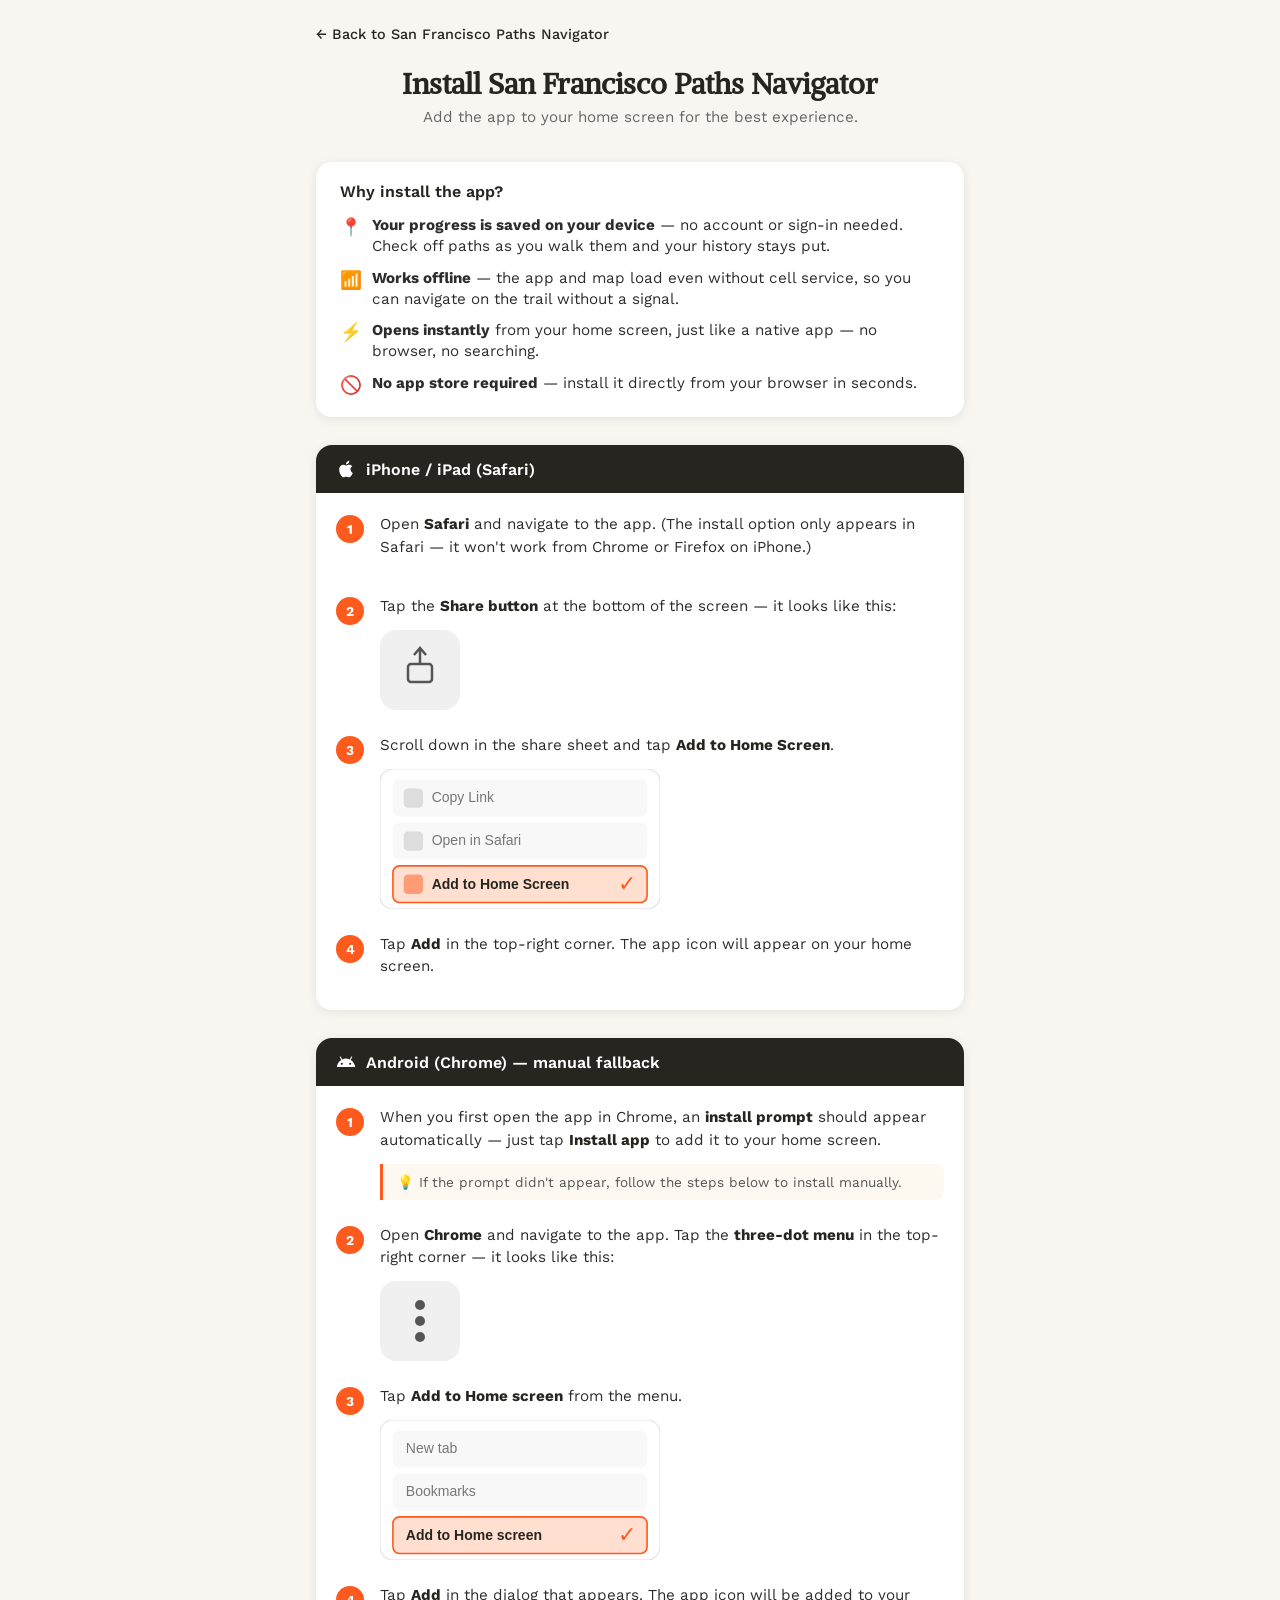
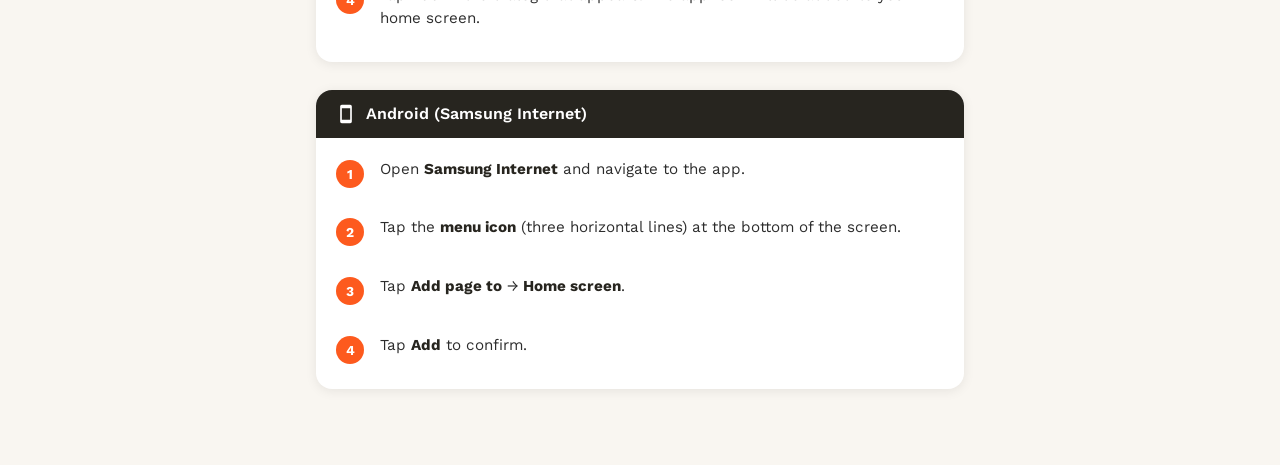
<file: install.html>
<!DOCTYPE html>
<html lang="en">
<head>
  <meta charset="UTF-8" />
  <meta name="viewport" content="width=device-width, initial-scale=1.0" />
  <title>Install San Francisco Paths Navigator</title>
  <link rel="preconnect" href="https://fonts.googleapis.com" />
  <link href="https://fonts.googleapis.com/css2?family=Work+Sans:wght@400;500;600;700&family=Alike&display=swap" rel="stylesheet" />
  <style>
    *, *::before, *::after { box-sizing: border-box; margin: 0; padding: 0; }

    body {
      font-family: 'Work Sans', -apple-system, BlinkMacSystemFont, sans-serif;
      background: #f9f6f1;
      color: #2d2d2d;
      padding: 24px 16px 48px;
      max-width: 680px;
      margin: 0 auto;
    }

    header {
      text-align: center;
      margin-bottom: 36px;
    }

    header h1 {
      font-family: 'Alike', serif;
      color: #27251F;
      font-size: 1.8rem;
      margin-bottom: 6px;
    }

    header p {
      color: #666;
      font-size: 0.95rem;
    }

    .back-link {
      display: inline-block;
      margin-bottom: 24px;
      color: #27251F;
      text-decoration: none;
      font-size: 0.9rem;
      font-weight: 500;
    }
    .back-link:hover { text-decoration: underline; }

    .platform {
      background: white;
      border-radius: 16px;
      box-shadow: 0 2px 12px rgba(0,0,0,0.08);
      margin-bottom: 28px;
      overflow: hidden;
    }

    .platform-header {
      background: #27251F;
      color: white;
      padding: 14px 20px;
      font-weight: 600;
      font-size: 1rem;
      display: flex;
      align-items: center;
      gap: 10px;
    }

    .platform-header svg {
      flex-shrink: 0;
    }

    .steps {
      padding: 20px;
      display: flex;
      flex-direction: column;
      gap: 24px;
    }

    .step {
      display: flex;
      gap: 16px;
      align-items: flex-start;
    }

    .step-number {
      background: #FD5A1E;
      color: white;
      width: 28px;
      height: 28px;
      border-radius: 50%;
      display: flex;
      align-items: center;
      justify-content: center;
      font-weight: 700;
      font-size: 0.85rem;
      flex-shrink: 0;
      margin-top: 2px;
    }

    .step-content {
      flex: 1;
    }

    .step-content p {
      font-size: 0.95rem;
      line-height: 1.5;
      margin-bottom: 12px;
    }

    .step-content strong {
      color: #27251F;
    }

    /* Phone mockup */
    .mockup {
      width: 100%;
      max-width: 280px;
      display: block;
    }

    .tip {
      background: #fef9f0;
      border-left: 3px solid #FD5A1E;
      padding: 10px 14px;
      border-radius: 0 8px 8px 0;
      font-size: 0.85rem;
      color: #555;
      margin-top: 4px;
    }
  </style>
</head>
<body>

  <a class="back-link" href="./">← Back to San Francisco Paths Navigator</a>

  <header>
    <h1>Install San Francisco Paths Navigator</h1>
    <p>Add the app to your home screen for the best experience.</p>
  </header>

  <!-- Why install -->
  <div style="background: white; border-radius: 16px; box-shadow: 0 2px 12px rgba(0,0,0,0.08); padding: 20px 24px; margin-bottom: 28px;">
    <h2 style="font-size: 1rem; font-weight: 600; color: #27251F; margin-bottom: 14px;">Why install the app?</h2>
    <ul style="list-style: none; display: flex; flex-direction: column; gap: 10px;">
      <li style="display: flex; gap: 10px; align-items: flex-start; font-size: 0.95rem; line-height: 1.4;">
        <span style="font-size: 1.1rem;">📍</span>
        <span><strong>Your progress is saved on your device</strong> — no account or sign-in needed. Check off paths as you walk them and your history stays put.</span>
      </li>
      <li style="display: flex; gap: 10px; align-items: flex-start; font-size: 0.95rem; line-height: 1.4;">
        <span style="font-size: 1.1rem;">📶</span>
        <span><strong>Works offline</strong> — the app and map load even without cell service, so you can navigate on the trail without a signal.</span>
      </li>
      <li style="display: flex; gap: 10px; align-items: flex-start; font-size: 0.95rem; line-height: 1.4;">
        <span style="font-size: 1.1rem;">⚡</span>
        <span><strong>Opens instantly</strong> from your home screen, just like a native app — no browser, no searching.</span>
      </li>
      <li style="display: flex; gap: 10px; align-items: flex-start; font-size: 0.95rem; line-height: 1.4;">
        <span style="font-size: 1.1rem;">🚫</span>
        <span><strong>No app store required</strong> — install it directly from your browser in seconds.</span>
      </li>
    </ul>
  </div>

  <!-- iOS / Safari -->
  <div class="platform">
    <div class="platform-header">
      <svg width="20" height="20" viewBox="0 0 24 24" fill="white"><path d="M18.71 19.5c-.83 1.24-1.71 2.45-3.05 2.47-1.34.03-1.77-.79-3.29-.79-1.53 0-2 .77-3.27.82-1.31.05-2.3-1.32-3.14-2.53C4.25 17 2.94 12.45 4.7 9.39c.87-1.52 2.43-2.48 4.12-2.51 1.28-.02 2.5.87 3.29.87.78 0 2.26-1.07 3.8-.91.65.03 2.47.26 3.64 1.98-.09.06-2.17 1.28-2.15 3.81.03 3.02 2.65 4.03 2.68 4.04-.03.07-.42 1.44-1.38 2.83M13 3.5c.73-.83 1.94-1.46 2.94-1.5.13 1.17-.34 2.35-1.04 3.19-.69.85-1.83 1.51-2.95 1.42-.15-1.15.41-2.35 1.05-3.11z"/></svg>
      iPhone / iPad (Safari)
    </div>
    <div class="steps">

      <div class="step">
        <div class="step-number">1</div>
        <div class="step-content">
          <p>Open <strong>Safari</strong> and navigate to the app. (The install option only appears in Safari — it won't work from Chrome or Firefox on iPhone.)</p>
        </div>
      </div>

      <div class="step">
        <div class="step-number">2</div>
        <div class="step-content">
          <p>Tap the <strong>Share button</strong> at the bottom of the screen — it looks like this:</p>
          <!-- Just the share button icon, no phone chrome -->
          <svg class="mockup" viewBox="0 0 80 80" xmlns="http://www.w3.org/2000/svg" style="max-width:80px;">
            <rect width="80" height="80" rx="16" fill="#f0f0f0"/>
            <g transform="translate(40,40)">
              <rect x="-12" y="-6" width="24" height="18" rx="3" fill="none" stroke="#555" stroke-width="2.5"/>
              <line x1="0" y1="-6" x2="0" y2="-20" stroke="#555" stroke-width="2.5"/>
              <polyline points="-6,-15 0,-22 6,-15" fill="none" stroke="#555" stroke-width="2.5"/>
            </g>
          </svg>
        </div>
      </div>

      <div class="step">
        <div class="step-number">3</div>
        <div class="step-content">
          <p>Scroll down in the share sheet and tap <strong>Add to Home Screen</strong>.</p>
          <!-- Just the share sheet menu items, no phone chrome -->
          <svg class="mockup" viewBox="0 0 260 130" xmlns="http://www.w3.org/2000/svg">
            <rect width="260" height="130" rx="12" fill="white" stroke="#e0e0e0" stroke-width="1"/>
            <!-- row 1 -->
            <rect x="12" y="10" width="236" height="34" rx="6" fill="#f8f8f8"/>
            <rect x="22" y="18" width="18" height="18" rx="4" fill="#ddd"/>
            <text x="48" y="31" font-size="13" fill="#777" font-family="sans-serif">Copy Link</text>
            <!-- row 2 -->
            <rect x="12" y="50" width="236" height="34" rx="6" fill="#f8f8f8"/>
            <rect x="22" y="58" width="18" height="18" rx="4" fill="#ddd"/>
            <text x="48" y="71" font-size="13" fill="#777" font-family="sans-serif">Open in Safari</text>
            <!-- row 3 highlighted -->
            <rect x="12" y="90" width="236" height="34" rx="6" fill="#ffe0d0" stroke="#FD5A1E" stroke-width="1.5"/>
            <rect x="22" y="98" width="18" height="18" rx="4" fill="#FD5A1E" opacity="0.5"/>
            <text x="48" y="111" font-size="13" fill="#27251F" font-weight="600" font-family="sans-serif">Add to Home Screen</text>
            <text x="238" y="113" text-anchor="end" font-size="20" fill="#FD5A1E" font-family="sans-serif">✓</text>
          </svg>
        </div>
      </div>

      <div class="step">
        <div class="step-number">4</div>
        <div class="step-content">
          <p>Tap <strong>Add</strong> in the top-right corner. The app icon will appear on your home screen.</p>
        </div>
      </div>

    </div>
  </div>

  <!-- Android / Chrome -->
  <div class="platform">
    <div class="platform-header">
      <svg width="20" height="20" viewBox="0 0 24 24" fill="white"><path d="M17.6 9.48l1.84-3.18c.16-.31.04-.69-.26-.85-.29-.15-.65-.06-.83.22l-1.88 3.24C14.9 8.13 13.48 7.75 12 7.75s-2.9.38-4.48 1.16L5.65 5.67c-.19-.29-.54-.38-.83-.22-.3.16-.42.54-.26.85L6.4 9.48C3.3 11.25 1.28 14.44 1 18h22c-.28-3.56-2.3-6.75-5.4-8.52zM7 15.25c-.69 0-1.25-.56-1.25-1.25S6.31 12.75 7 12.75s1.25.56 1.25 1.25S7.69 15.25 7 15.25zm10 0c-.69 0-1.25-.56-1.25-1.25s.56-1.25 1.25-1.25 1.25.56 1.25 1.25-.56 1.25-1.25 1.25z"/></svg>
      Android (Chrome) — manual fallback
    </div>
    <div class="steps">

      <div class="step">
        <div class="step-number">1</div>
        <div class="step-content">
          <p>When you first open the app in Chrome, an <strong>install prompt</strong> should appear automatically — just tap <strong>Install app</strong> to add it to your home screen.</p>
          <div class="tip">💡 If the prompt didn't appear, follow the steps below to install manually.</div>
        </div>
      </div>

      <div class="step">
        <div class="step-number">2</div>
        <div class="step-content">
          <p>Open <strong>Chrome</strong> and navigate to the app. Tap the <strong>three-dot menu</strong> in the top-right corner — it looks like this:</p>
          <svg class="mockup" viewBox="0 0 80 80" xmlns="http://www.w3.org/2000/svg" style="max-width:80px;">
            <rect width="80" height="80" rx="16" fill="#f0f0f0"/>
            <circle cx="40" cy="24" r="5" fill="#555"/>
            <circle cx="40" cy="40" r="5" fill="#555"/>
            <circle cx="40" cy="56" r="5" fill="#555"/>
          </svg>
        </div>
      </div>

      <div class="step">
        <div class="step-number">3</div>
        <div class="step-content">
          <p>Tap <strong>Add to Home screen</strong> from the menu.</p>
          <svg class="mockup" viewBox="0 0 260 130" xmlns="http://www.w3.org/2000/svg">
            <rect width="260" height="130" rx="12" fill="white" stroke="#e0e0e0" stroke-width="1"/>
            <rect x="12" y="10" width="236" height="34" rx="6" fill="#f8f8f8"/>
            <text x="24" y="31" font-size="13" fill="#777" font-family="sans-serif">New tab</text>
            <rect x="12" y="50" width="236" height="34" rx="6" fill="#f8f8f8"/>
            <text x="24" y="71" font-size="13" fill="#777" font-family="sans-serif">Bookmarks</text>
            <rect x="12" y="90" width="236" height="34" rx="6" fill="#ffe0d0" stroke="#FD5A1E" stroke-width="1.5"/>
            <text x="24" y="111" font-size="13" fill="#27251F" font-weight="600" font-family="sans-serif">Add to Home screen</text>
            <text x="238" y="113" text-anchor="end" font-size="20" fill="#FD5A1E" font-family="sans-serif">✓</text>
          </svg>
        </div>
      </div>

      <div class="step">
        <div class="step-number">4</div>
        <div class="step-content">
          <p>Tap <strong>Add</strong> in the dialog that appears. The app icon will be added to your home screen.</p>
        </div>
      </div>

    </div>
  </div>

  <!-- Samsung -->
  <div class="platform">
    <div class="platform-header">
      <svg width="20" height="20" viewBox="0 0 24 24" fill="white"><path d="M17 1.01L7 1c-1.1 0-2 .9-2 2v18c0 1.1.9 2 2 2h10c1.1 0 2-.9 2-2V3c0-1.1-.9-1.99-2-1.99zM17 19H7V5h10v14z"/></svg>
      Android (Samsung Internet)
    </div>
    <div class="steps">

      <div class="step">
        <div class="step-number">1</div>
        <div class="step-content">
          <p>Open <strong>Samsung Internet</strong> and navigate to the app.</p>
        </div>
      </div>

      <div class="step">
        <div class="step-number">2</div>
        <div class="step-content">
          <p>Tap the <strong>menu icon</strong> (three horizontal lines) at the bottom of the screen.</p>
        </div>
      </div>

      <div class="step">
        <div class="step-number">3</div>
        <div class="step-content">
          <p>Tap <strong>Add page to</strong> → <strong>Home screen</strong>.</p>
        </div>
      </div>

      <div class="step">
        <div class="step-number">4</div>
        <div class="step-content">
          <p>Tap <strong>Add</strong> to confirm.</p>
        </div>
      </div>

    </div>
  </div>

</body>
</html>
</file>
